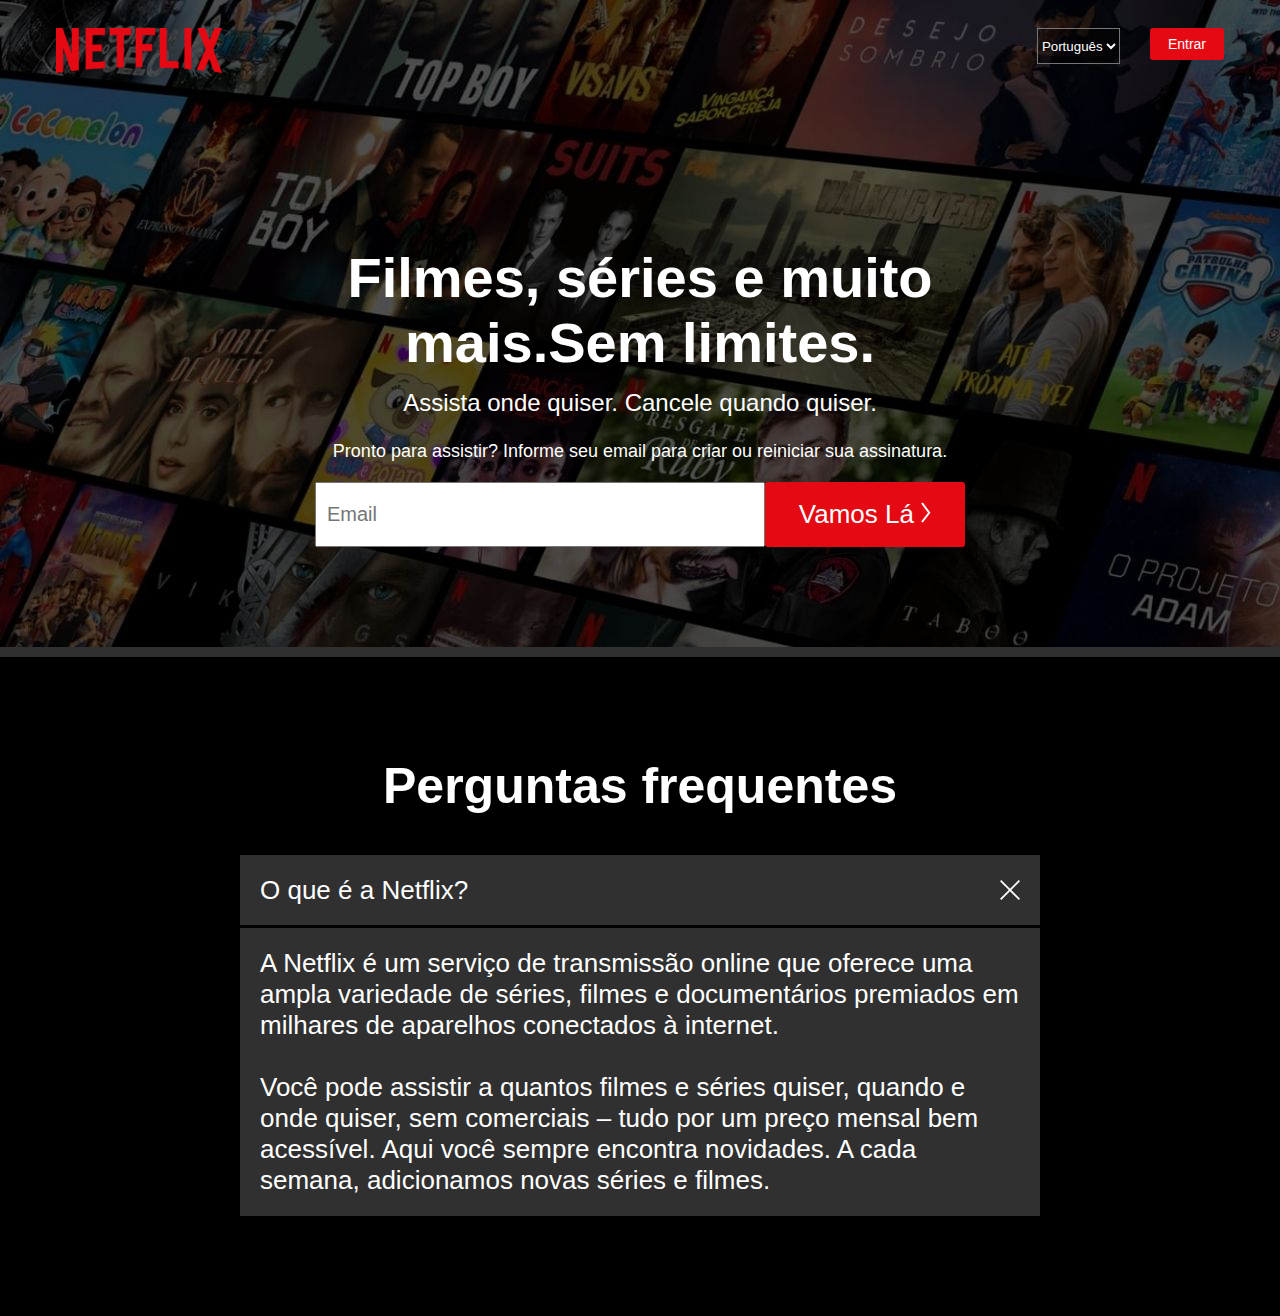
<file: index.html>
<!DOCTYPE html>
<html lang="pt-br">

<head>
    <meta charset="UTF-8">
    <meta http-equiv="X-UA-Compatible" content="IE=edge">
    <meta name="viewport" content="width=device-width, initial-scale=1.0">
    <link rel="stylesheet" type="" href="estilon.css"> 
    <title>Netflix</title>
</head>

<body>

    <div id="principal">

        <div class="topo">
            <img id="logo" src="imgs/netflix.svg" alt="logo netflix">
            <button class="botao-entrar"><a href="login.html">Entrar</a></button>
            <select class="opcoes-linguagem">
                <option>Português</option>
                <option>English</option>
            </select>
        </div>

        <div class="meio">
            <h1>Filmes, séries e muito mais.Sem limites.</h1>
            <p class="paragrafo-um"> Assista onde quiser. Cancele quando quiser.</pS>
            <p class="paragrafo-dois">Pronto para assistir? Informe seu email para criar ou reiniciar sua assinatura.
            </p>
        </div>

        <div class="formulario">
            <input type="email" name="email" placeholder="Email">
            <button class="vamos-la">Vamos Lá <img src="imgs/seta.svg"></button>
        </div>

    </div>

    <div id="rodape">
        <h2>Perguntas frequentes</h2>
        <button id="botao-pergunta">O que é a Netflix? <img id="imagem-pergunta" src="imgs/fechar.svg"></button>
        <div id="pergunta">
            <p class="paragrafo">A Netflix é um serviço de transmissão online que oferece uma ampla variedade de séries, filmes e
                documentários premiados em milhares de aparelhos conectados à internet.</p> <br>
            <p class="paragrafo"> Você pode assistir a quantos filmes e séries quiser, quando e onde quiser, sem
                comerciais – tudo por um
                preço mensal bem acessível. Aqui você sempre encontra novidades. A cada semana, adicionamos novas séries
                e filmes.</p>
        </div>
    </div>

   <script>
       let botao = document.getElementById('botao-pergunta') 
       let menu = document.getElementById('pergunta')
       botao.addEventListener('click', apertar)

       function apertar(){
              if (menu.style.display == 'none'){
                  menu.style.display = 'block'
              } else{
                  menu.style.display = 'none'
              }
       }

   </script>

   
</body>

</html>
</file>
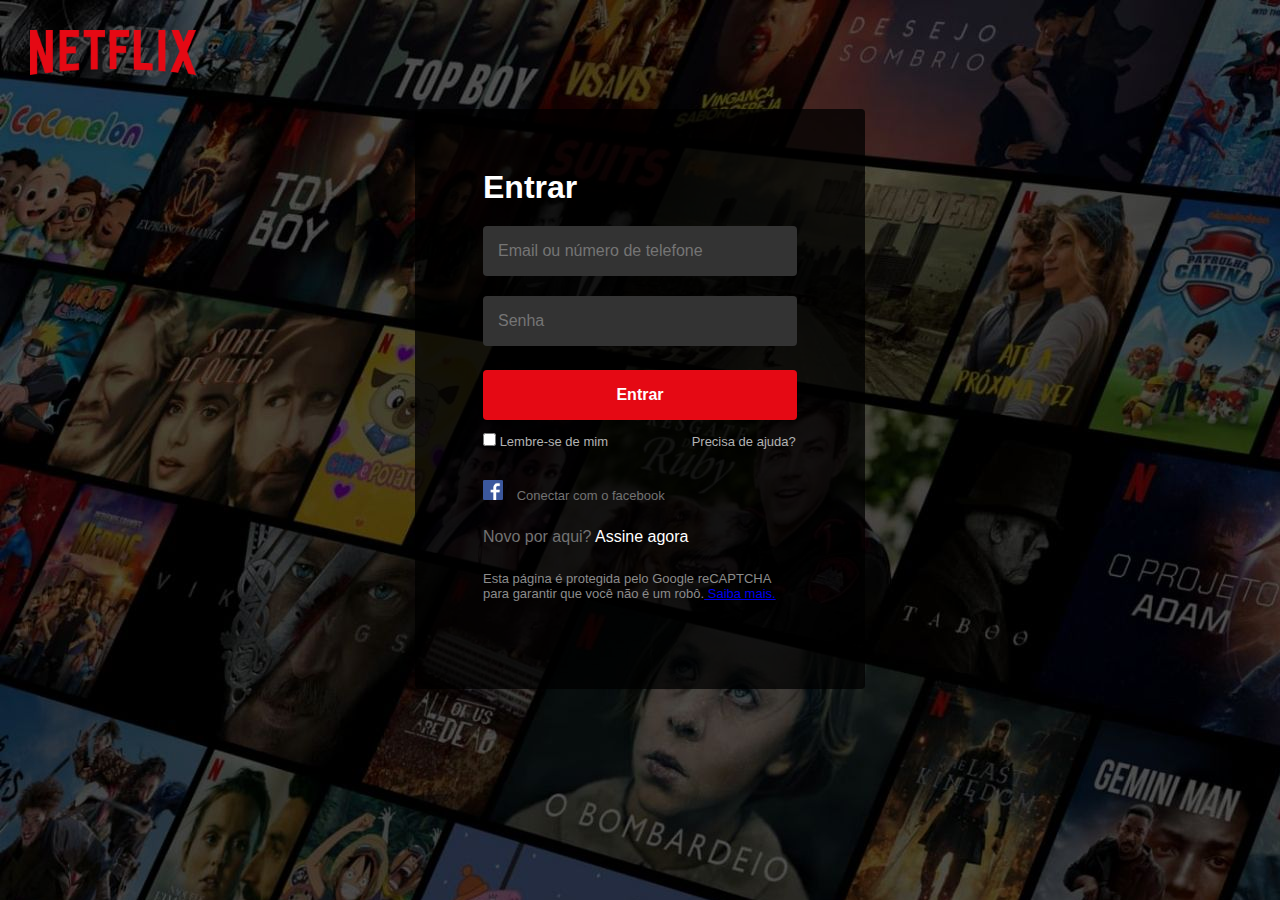
<file: login.html>
<!DOCTYPE html>
<html lang="en">

<head>
    <meta charset="UTF-8">
    <meta http-equiv="X-UA-Compatible" content="IE=edge">
    <meta name="viewport" content="width=device-width, initial-scale=1.0">
    <title>Netflix - Login</title>
</head>

<body>
    <header>
        <img src="imgs/netflix.svg" alt="logo principal">
    </header>

    <div id="container">
        <div id="dentro">
            <div id="parte-1">
                <h1>Entrar</h1>
                <input type="email" placeholder="Email ou número de telefone" class="email">
                <input type="password" placeholder="Senha" class="senha">
                <button class="botao-entrar">Entrar</button>
                <label>
                    <input type="checkbox" class="check">
                    <span>Lembre-se de mim</span>
                </label>
                <a href="#" class="suporte">Precisa de ajuda?</a>
            </div>
            <div id="parte-2">
                <img src="imgs/logo-face-pequeno.png" class="image-face">
                <span>Conectar com o facebook</span>
            </div>
            <div id="parte-3">
                <span>Novo por aqui?</span>
                <a href="#">Assine agora</a>
            </div>
            <div id="final">
                <p>Esta página é protegida pelo Google reCAPTCHA para garantir que você não é um robô.<a href="#"> Saiba
                        mais.</a></p>
            </div>
        </div>
    </div>
    </div>
    </div>

    <style>
        * {
            margin: 0;
            padding: 0;
            box-sizing: border-box;
        }

        body {
            background-image: url(imgs/background.jpeg);
            font-family: sans-serif;
        }

        header {
            padding: 30px;
        }

        #container {
            background-color: #000000bf;
            width: 450px;
            height: 580px;
            margin: 0 auto;
            border-radius: 4px;
        }

        #dentro {
            width: 100%;
            height: 300px;
            margin: auto;
            margin: 0px 0px 90px;
            padding: 60px 68px 40px;
        }

        h1 {
            color: white;
        }

        .email,
        .senha {
            width: 100%;
            height: 50px;
            border-radius: 4px;
            border: 0;
            line-height: 50px;
            padding: 15px;
            margin-top: 20px;
            color: #8c8c8c;
            font-size: 16px;
            background: #333333;
        }

        button {
            width: 100%;
            height: 50px;
            color: #ffffff;
            background-color: #e50914;
            border-radius: 4px;
            border: 0;
            font-size: 16px;
            font-family: Arial, Helvetica, sans-serif;
            padding: 16px;
            margin: 24px 0px 12px;
            font-weight: bold;
        }

        label,
        .suporte {
            font-size: 13px;
            color: #B3B3B3;
            text-decoration: none;
        }

        .suporte {
            margin-left: 80px;
        }

       
        #parte-2 {
            margin: 20px;
            color: #737373;
            margin-top: 30px;
            font-size: 13px;
            margin-left: 0;
        }

        .image-face{
            width: 20px;
            height: 20px;
            margin: 0px 10px 0px 0px;
        }
        #parte-3 {
            font-size: 16px;
            color: #737373;
            margin-top: 25px;
        }

        #parte-3 a {
            text-decoration: none;
            color: #ffffff;
        }

        #final {
            font-size: 13px;
            color: #8c8c8c;
            margin-top: 25px;
        }
    </style>

</body>

</html>
</file>
<file: estilon.css>
/* tela inicial da netflix */
 * {
    margin: 0;
    padding: 0;
    box-sizing: border-box;
    font-family: sans-serif;
    color: white;
}

#principal {
    background-image: url(imgs/background.jpeg);
    padding-bottom: 100px;
}



.botao-entrar {
    background-color: #e50914;
    padding: 8px 18px;
    font-size: 14px;
    border: 0;
    border-radius: 3px;
    float: right;
    cursor: pointer;
}

.topo {
    padding: 28px 56px;
}

h1 {
    text-align: center;
    font-size: 56px;
    width: 700px;
    margin-left: auto;
    margin-right: auto;
    margin-top: 140px;
}

.paragrafo-um {
    font-size: 24px;
    text-align: center;
    margin-top: 14px;
}

.paragrafo-dois {
    text-align: center;
    margin-top: 24px;
    font-size: 18px;
}

input {
    width: 450px;
    padding-left: 10px;
    font-size: 20px;
}

.formulario {
    display: flex;
    justify-content: center;
    height: 65px;
    margin-top: 20px;

}

.vamos-la {
    width: 200px;
    background-color: #e50914;
    font-size: 26px;
    border: 0;
    cursor: pointer;
    border-radius: 3px;
}

.opcoes-linguagem {
    float: right;
    margin-right: 30px;
    height: 30px;
    background-color: #00000066;
    height: 36px;
}

a{
    text-decoration: none;
}



/* perguntas frequentes */

#rodape {
    background-color: black;
    border-top: 10px solid #303030;
    padding: 100px 0px;
}

h2 {
    text-align: center;
    font-size: 50px;
}

#botao-pergunta {
    width: 800px;
    background-color: #303030;
    height: 70px;
    border: 0;
    font-size: 26px;
    margin-top: 40px;
    text-align: left;
    padding: 0px 20px;
    margin-left: auto;
    margin-right: auto;
    display: block;
    cursor: pointer;
}

#imagem-pergunta {
    float: right;
    margin-top: 5px;
}

#pergunta {
    width: 800px;
    margin: auto;
    background-color: #303030;
    margin-top: 3px;
    padding: 20px;
    font-size: 26px;
}
</file>
